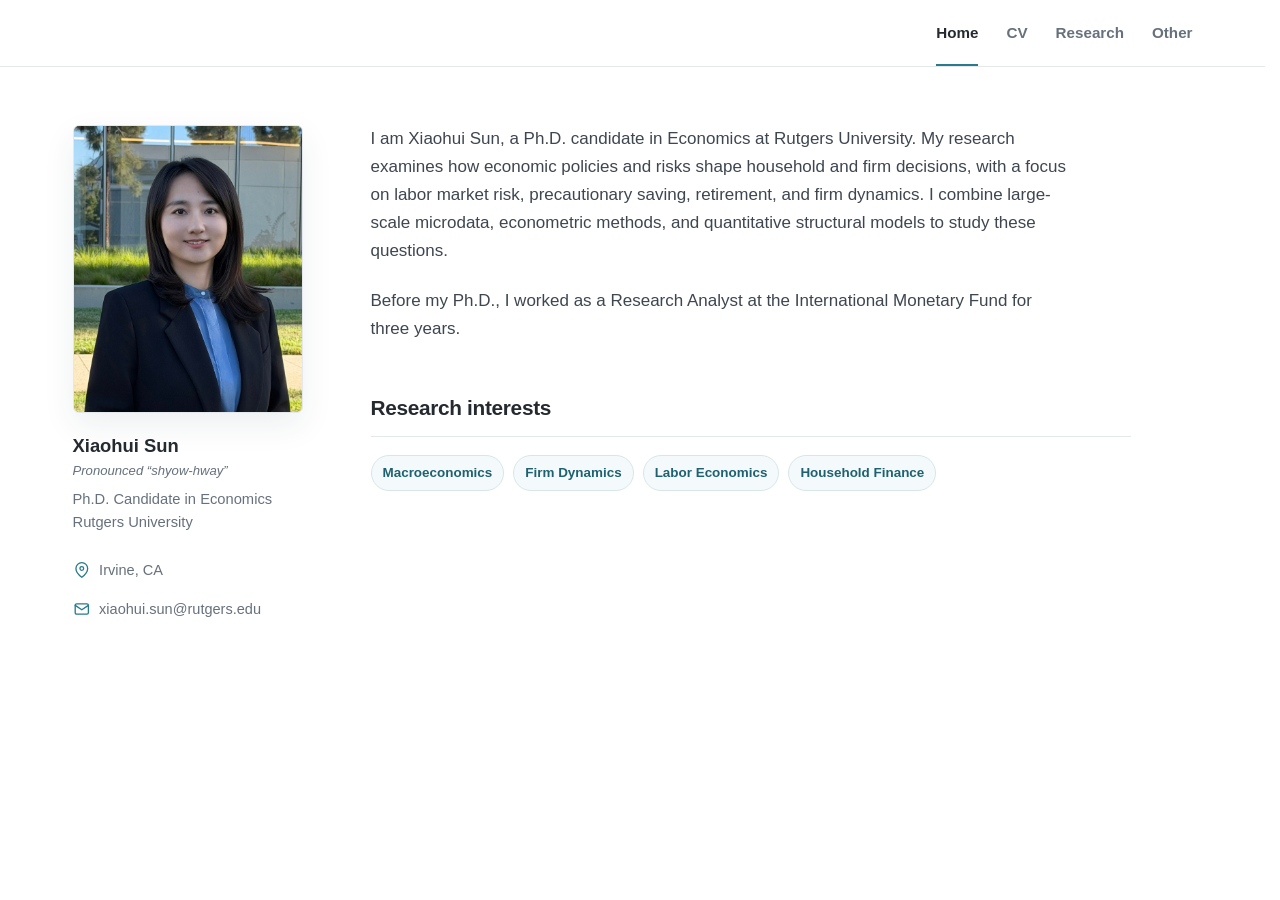
<file: index.html>
<!doctype html>
<html lang="en">
<head>
  <meta charset="utf-8">
  <meta name="viewport" content="width=device-width, initial-scale=1">
  <meta name="description" content="Xiaohui Sun, Ph.D. candidate in Economics at Rutgers University. Economist specializing in household and firm decisions, empirical and quantitative methods, and financial economics.">
  <title>Xiaohui Sun | PhD Candidate in Economics at Rutgers University</title>
  <link rel="stylesheet" href="styles.css?v=20260914-pronunciation">
</head>
<body>
  <header class="site-header">
    <div class="header-inner">
      <nav class="nav" aria-label="Main navigation">
        <a href="index.html" aria-current="page">Home</a>
        <a href="cv.html">CV</a>
        <a href="research.html">Research</a>
        <a href="other.html">Other</a>
      </nav>
    </div>
  </header>

  <main class="page-shell">
    <aside class="profile" aria-label="Profile">
      <div class="profile-photo"><img src="photo.jpg" alt="Xiaohui Sun" width="1425" height="1671"></div>
      <h2>Xiaohui Sun</h2>
      <p class="profile-pronunciation">Pronounced “shyow-hway”</p>
      <p class="profile-role">Ph.D. Candidate in Economics<br>Rutgers University</p>
      <ul class="profile-links">
        <li><span><svg class="icon" aria-hidden="true" width="18" height="18" viewBox="0 0 24 24" fill="none" stroke="currentColor" stroke-width="1.8" stroke-linecap="round" stroke-linejoin="round"><path d="M20 10c0 6-8 12-8 12S4 16 4 10a8 8 0 1 1 16 0Z"/><circle cx="12" cy="10" r="2.5"/></svg>Irvine, CA</span></li>
        <li><a href="mailto:xiaohui.sun@rutgers.edu"><svg class="icon" aria-hidden="true" width="18" height="18" viewBox="0 0 24 24" fill="none" stroke="currentColor" stroke-width="1.8" stroke-linecap="round" stroke-linejoin="round"><rect x="3" y="5" width="18" height="14" rx="2"/><path d="m3 7 9 6 9-6"/></svg>xiaohui.sun@rutgers.edu</a></li>
      </ul>
    </aside>

    <article class="content home-content">
      <p class="lead">
        I am Xiaohui Sun, a Ph.D. candidate in Economics at Rutgers University. My research examines how economic policies and risks shape household and firm decisions, with a focus on labor market risk, precautionary saving, retirement, and firm dynamics. I combine large-scale microdata, econometric methods, and quantitative structural models to study these questions.
      </p>
      <p class="lead">
        Before my Ph.D., I worked as a Research Analyst at the International Monetary Fund for three years.
      </p>

      <section class="section" aria-labelledby="interests-heading">
        <h2 id="interests-heading">Research interests</h2>
        <ul class="tags">
          <li class="tag">Macroeconomics</li>
          <li class="tag">Firm Dynamics</li>
          <li class="tag">Labor Economics</li>
          <li class="tag">Household Finance</li>
        </ul>
      </section>

    </article>
  </main>

</body>
</html>
</file>
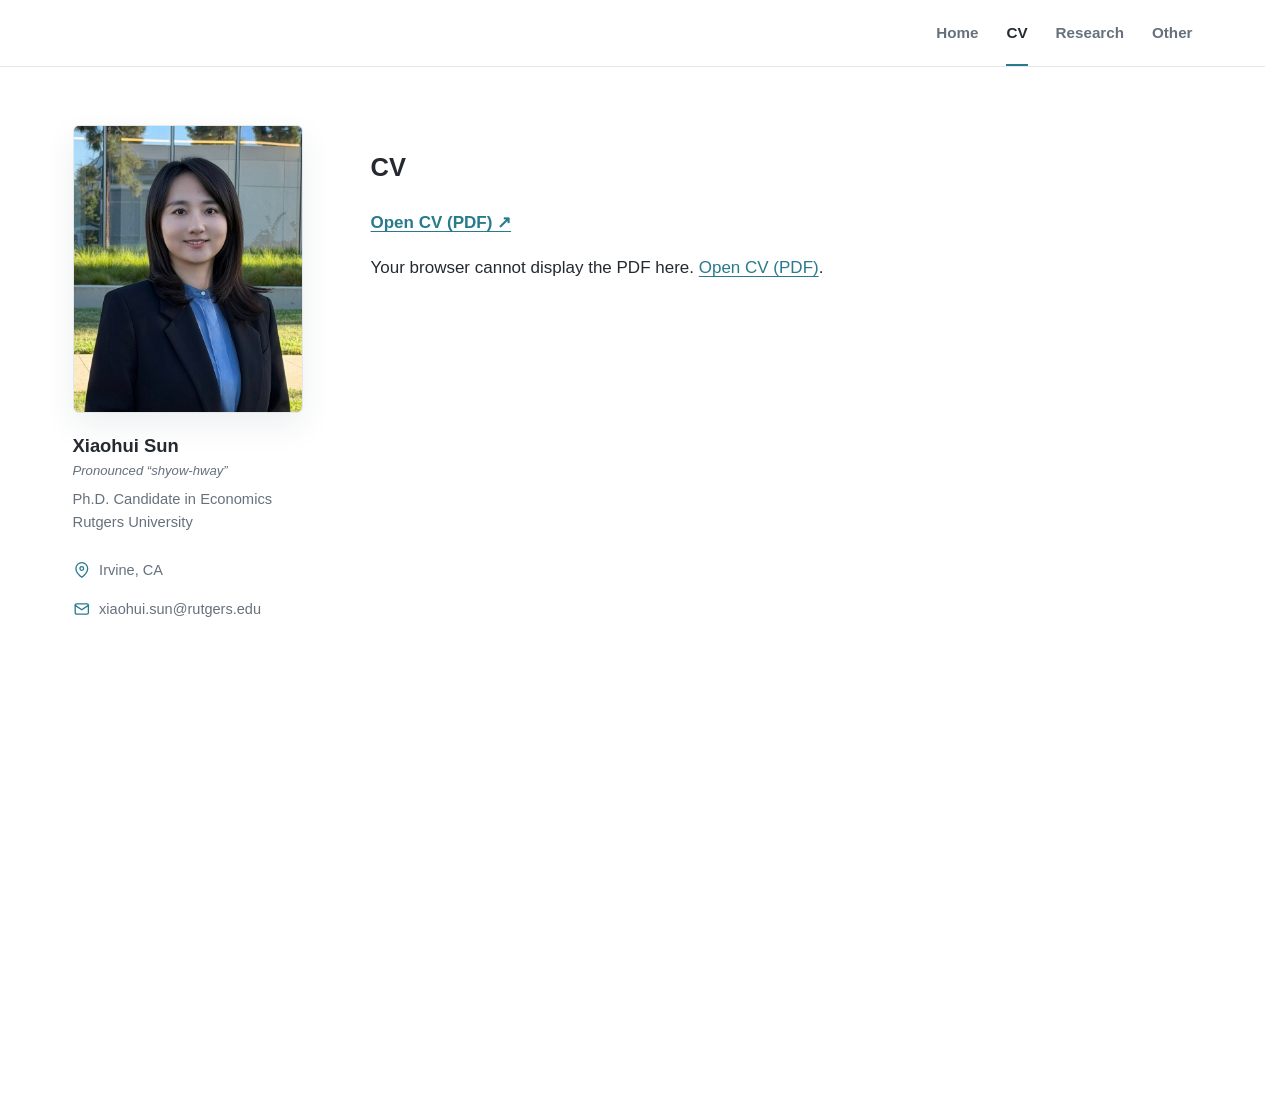
<file: cv.html>
<!doctype html>
<html lang="en">
<head>
  <meta charset="utf-8">
  <meta name="viewport" content="width=device-width, initial-scale=1">
  <meta name="description" content="Curriculum vitae of Xiaohui Sun.">
  <title>CV | Xiaohui Sun</title>
  <link rel="stylesheet" href="styles.css?v=20260914-pronunciation">
</head>
<body>
  <header class="site-header">
    <div class="header-inner">
      <nav class="nav" aria-label="Main navigation">
        <a href="index.html">Home</a>
        <a href="cv.html" aria-current="page">CV</a>
        <a href="research.html">Research</a>
        <a href="other.html">Other</a>
      </nav>
    </div>
  </header>

  <main class="page-shell">
    <aside class="profile" aria-label="Profile">
      <div class="profile-photo"><img src="photo.jpg" alt="Xiaohui Sun" width="1425" height="1671"></div>
      <h2>Xiaohui Sun</h2>
      <p class="profile-pronunciation">Pronounced “shyow-hway”</p>
      <p class="profile-role">Ph.D. Candidate in Economics<br>Rutgers University</p>
      <ul class="profile-links">
        <li><span><svg class="icon" aria-hidden="true" width="18" height="18" viewBox="0 0 24 24" fill="none" stroke="currentColor" stroke-width="1.8" stroke-linecap="round" stroke-linejoin="round"><path d="M20 10c0 6-8 12-8 12S4 16 4 10a8 8 0 1 1 16 0Z"/><circle cx="12" cy="10" r="2.5"/></svg>Irvine, CA</span></li>
        <li><a href="mailto:xiaohui.sun@rutgers.edu"><svg class="icon" aria-hidden="true" width="18" height="18" viewBox="0 0 24 24" fill="none" stroke="currentColor" stroke-width="1.8" stroke-linecap="round" stroke-linejoin="round"><rect x="3" y="5" width="18" height="14" rx="2"/><path d="m3 7 9 6 9-6"/></svg>xiaohui.sun@rutgers.edu</a></li>
      </ul>
    </aside>

    <article class="content">
      <h2>CV</h2>
      <p><a href="cv.pdf?v=20261013"><strong>Open CV (PDF) ↗</strong></a></p>
      <object data="cv.pdf?v=20261013" type="application/pdf" aria-label="Xiaohui Sun’s CV" style="display: block; width: 100%; height: 85vh; min-height: 600px;">
        <p>Your browser cannot display the PDF here. <a href="cv.pdf?v=20261013">Open CV (PDF)</a>.</p>
      </object>
    </article>
  </main>

</body>
</html>
</file>
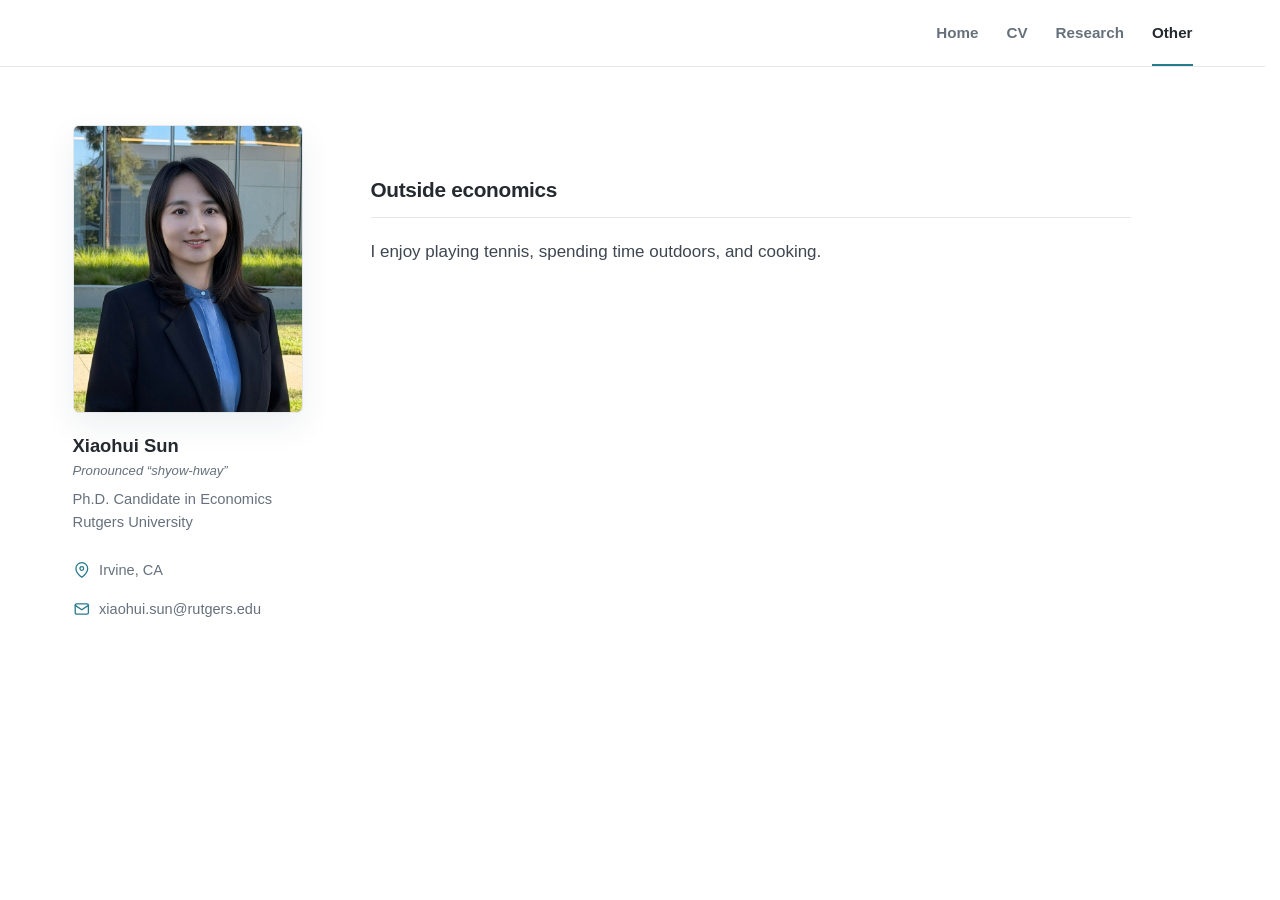
<file: other.html>
<!doctype html>
<html lang="en">
<head>
  <meta charset="utf-8">
  <meta name="viewport" content="width=device-width, initial-scale=1">
  <meta name="description" content="Other interests and activities of Xiaohui Sun.">
  <title>Other | Xiaohui Sun</title>
  <link rel="stylesheet" href="styles.css?v=20260914-pronunciation">
</head>
<body>
  <header class="site-header">
    <div class="header-inner">
      <nav class="nav" aria-label="Main navigation">
        <a href="index.html">Home</a>
        <a href="cv.html">CV</a>
        <a href="research.html">Research</a>
        <a href="other.html" aria-current="page">Other</a>
      </nav>
    </div>
  </header>

  <main class="page-shell">
    <aside class="profile" aria-label="Profile">
      <div class="profile-photo"><img src="photo.jpg" alt="Xiaohui Sun" width="1425" height="1671"></div>
      <h2>Xiaohui Sun</h2>
      <p class="profile-pronunciation">Pronounced “shyow-hway”</p>
      <p class="profile-role">Ph.D. Candidate in Economics<br>Rutgers University</p>
      <ul class="profile-links">
        <li><span><svg class="icon" aria-hidden="true" width="18" height="18" viewBox="0 0 24 24" fill="none" stroke="currentColor" stroke-width="1.8" stroke-linecap="round" stroke-linejoin="round"><path d="M20 10c0 6-8 12-8 12S4 16 4 10a8 8 0 1 1 16 0Z"/><circle cx="12" cy="10" r="2.5"/></svg>Irvine, CA</span></li>
        <li><a href="mailto:xiaohui.sun@rutgers.edu"><svg class="icon" aria-hidden="true" width="18" height="18" viewBox="0 0 24 24" fill="none" stroke="currentColor" stroke-width="1.8" stroke-linecap="round" stroke-linejoin="round"><rect x="3" y="5" width="18" height="14" rx="2"/><path d="m3 7 9 6 9-6"/></svg>xiaohui.sun@rutgers.edu</a></li>
      </ul>
    </aside>

    <article class="content">

      <section class="section outside-interests" aria-labelledby="interests-heading">
        <h2 id="interests-heading">Outside economics</h2>
        <p>I enjoy playing tennis, spending time outdoors, and cooking.</p>
      </section>
    </article>
  </main>

</body>
</html>
</file>
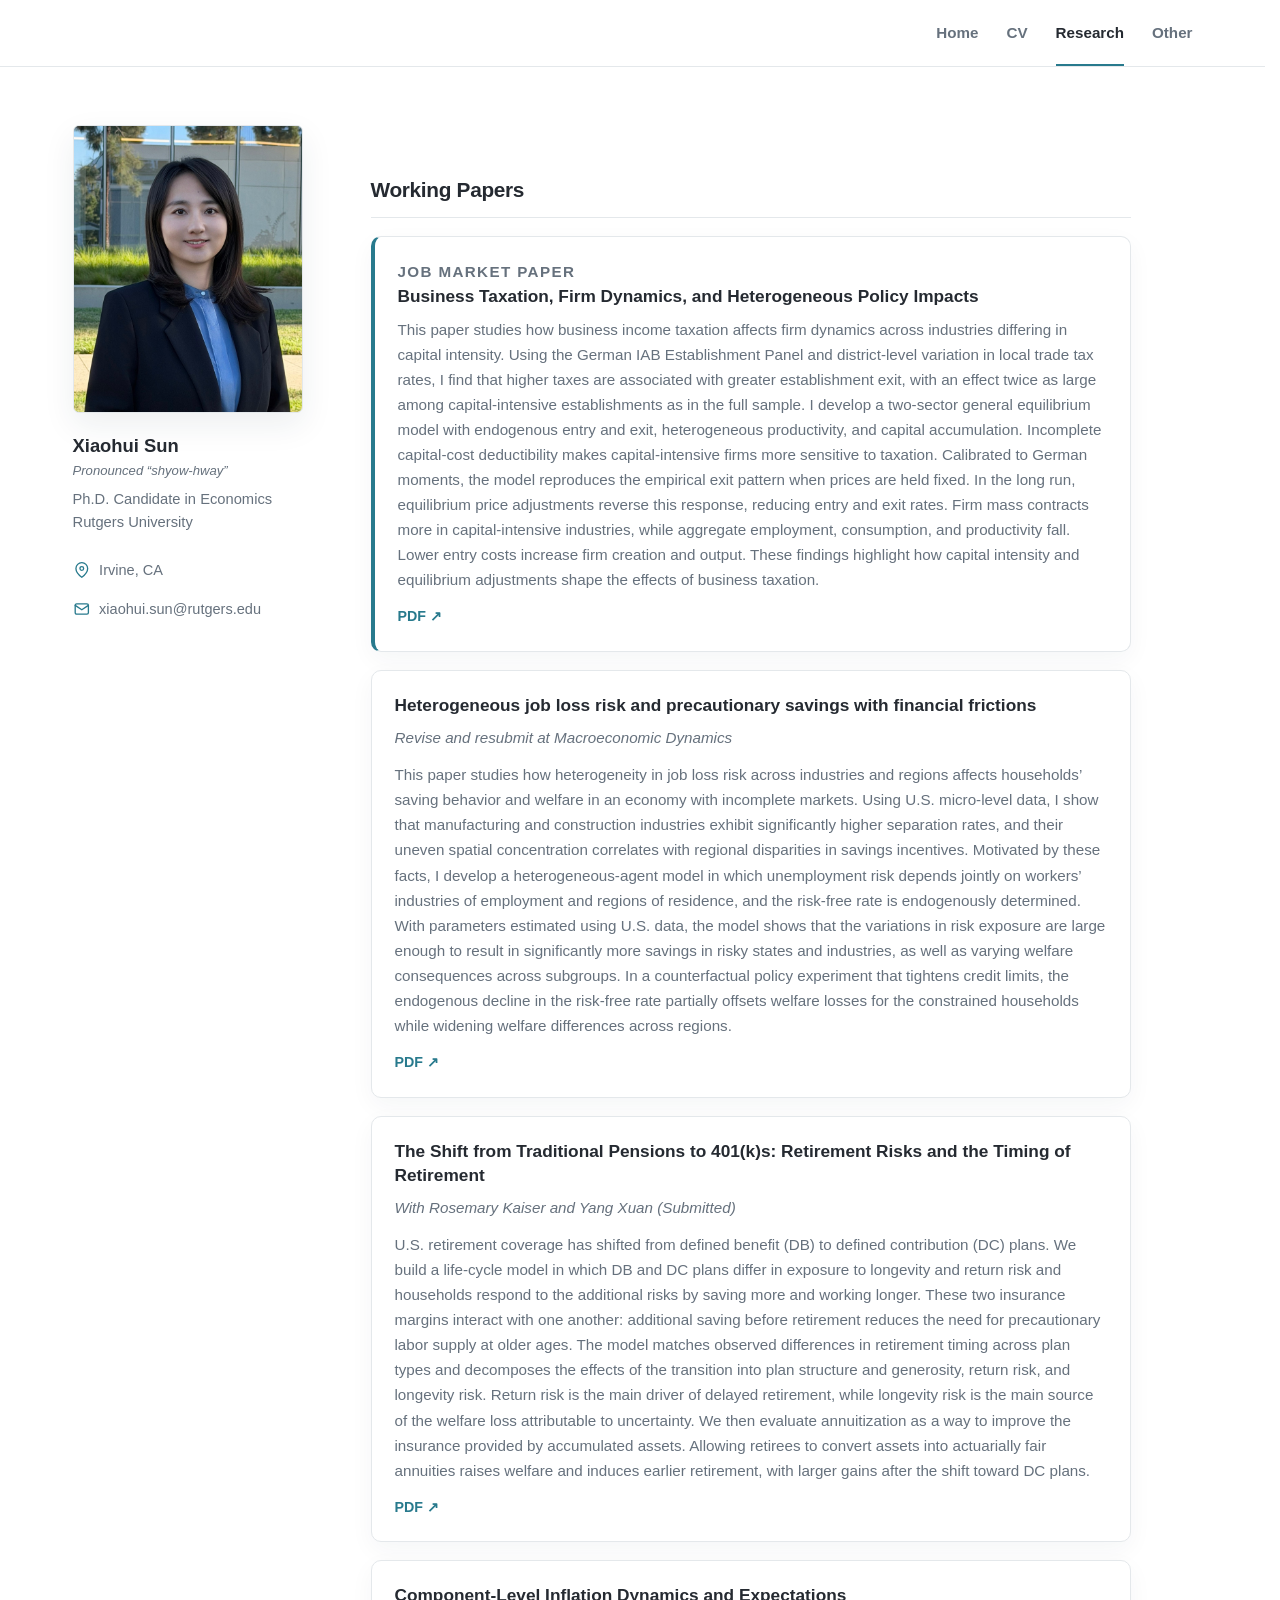
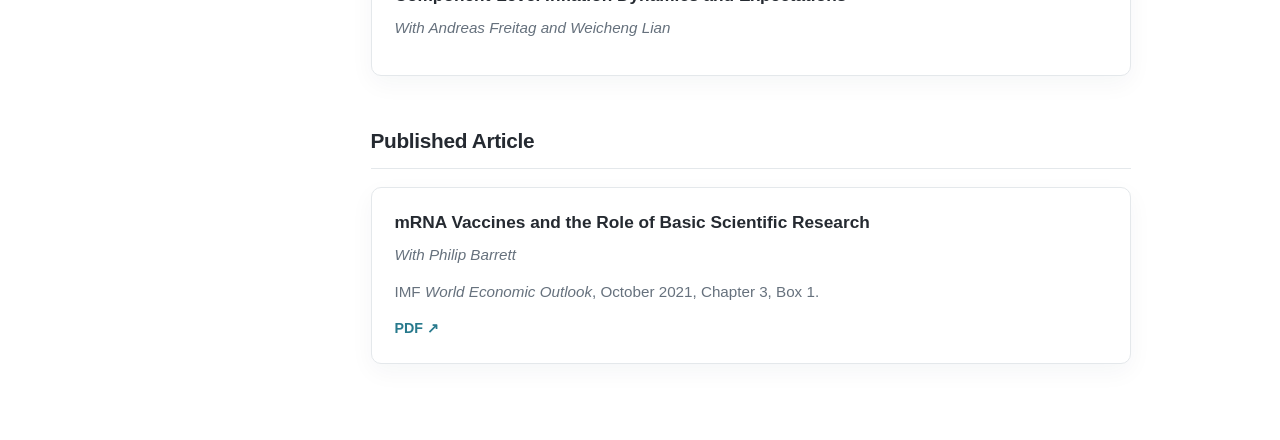
<file: research.html>
<!doctype html>
<html lang="en">
<head>
  <meta charset="utf-8">
  <meta name="viewport" content="width=device-width, initial-scale=1">
  <meta name="description" content="Research by Xiaohui Sun.">
  <title>Research | Xiaohui Sun</title>
  <link rel="stylesheet" href="styles.css?v=20260914-pronunciation">
</head>
<body>
  <header class="site-header">
    <div class="header-inner">
      <nav class="nav" aria-label="Main navigation">
        <a href="index.html">Home</a>
        <a href="cv.html">CV</a>
        <a href="research.html" aria-current="page">Research</a>
        <a href="other.html">Other</a>
      </nav>
    </div>
  </header>

  <main class="page-shell">
    <aside class="profile" aria-label="Profile">
      <div class="profile-photo"><img src="photo.jpg" alt="Xiaohui Sun" width="1425" height="1671"></div>
      <h2>Xiaohui Sun</h2>
      <p class="profile-pronunciation">Pronounced “shyow-hway”</p>
      <p class="profile-role">Ph.D. Candidate in Economics<br>Rutgers University</p>
      <ul class="profile-links">
        <li><span><svg class="icon" aria-hidden="true" width="18" height="18" viewBox="0 0 24 24" fill="none" stroke="currentColor" stroke-width="1.8" stroke-linecap="round" stroke-linejoin="round"><path d="M20 10c0 6-8 12-8 12S4 16 4 10a8 8 0 1 1 16 0Z"/><circle cx="12" cy="10" r="2.5"/></svg>Irvine, CA</span></li>
        <li><a href="mailto:xiaohui.sun@rutgers.edu"><svg class="icon" aria-hidden="true" width="18" height="18" viewBox="0 0 24 24" fill="none" stroke="currentColor" stroke-width="1.8" stroke-linecap="round" stroke-linejoin="round"><rect x="3" y="5" width="18" height="14" rx="2"/><path d="m3 7 9 6 9-6"/></svg>xiaohui.sun@rutgers.edu</a></li>
      </ul>
    </aside>

    <article class="content">

      <section class="section" aria-labelledby="papers-heading">
        <h2 id="papers-heading">Working Papers</h2>
        <div class="paper-list">
          <article class="paper featured">
            <p class="eyebrow">Job market paper</p>
            <h3>Business Taxation, Firm Dynamics, and Heterogeneous Policy Impacts</h3>
            <p>This paper studies how business income taxation affects firm dynamics across industries differing in capital intensity. Using the German IAB Establishment Panel and district-level variation in local trade tax rates, I find that higher taxes are associated with greater establishment exit, with an effect twice as large among capital-intensive establishments as in the full sample. I develop a two-sector general equilibrium model with endogenous entry and exit, heterogeneous productivity, and capital accumulation. Incomplete capital-cost deductibility makes capital-intensive firms more sensitive to taxation. Calibrated to German moments, the model reproduces the empirical exit pattern when prices are held fixed. In the long run, equilibrium price adjustments reverse this response, reducing entry and exit rates. Firm mass contracts more in capital-intensive industries, while aggregate employment, consumption, and productivity fall. Lower entry costs increase firm creation and output. These findings highlight how capital intensity and equilibrium adjustments shape the effects of business taxation.</p>
            <div class="paper-links">
              <a href="papers/JMP_XSun.pdf" target="_blank" rel="noopener">PDF ↗</a>
            </div>
          </article>

          <article class="paper">
            <h3>Heterogeneous job loss risk and precautionary savings with financial frictions</h3>
            <p class="paper-authors">Revise and resubmit at <em>Macroeconomic Dynamics</em></p>
            <p>This paper studies how heterogeneity in job loss risk across industries and regions affects households’ saving behavior and welfare in an economy with incomplete markets. Using U.S. micro-level data, I show that manufacturing and construction industries exhibit significantly higher separation rates, and their uneven spatial concentration correlates with regional disparities in savings incentives. Motivated by these facts, I develop a heterogeneous-agent model in which unemployment risk depends jointly on workers’ industries of employment and regions of residence, and the risk-free rate is endogenously determined. With parameters estimated using U.S. data, the model shows that the variations in risk exposure are large enough to result in significantly more savings in risky states and industries, as well as varying welfare consequences across subgroups. In a counterfactual policy experiment that tightens credit limits, the endogenous decline in the risk-free rate partially offsets welfare losses for the constrained households while widening welfare differences across regions.</p>
            <div class="paper-links">
              <a href="papers/Sun_JobLossRisk.pdf" target="_blank" rel="noopener">PDF ↗</a>
            </div>
          </article>

          <article class="paper">
            <h3>The Shift from Traditional Pensions to 401(k)s: Retirement Risks and the Timing of Retirement</h3>
            <p class="paper-authors">With Rosemary Kaiser and Yang Xuan (Submitted)</p>
            <p>U.S. retirement coverage has shifted from defined benefit (DB) to defined contribution (DC) plans. We build a life-cycle model in which DB and DC plans differ in exposure to longevity and return risk and households respond to the additional risks by saving more and working longer. These two insurance margins interact with one another: additional saving before retirement reduces the need for precautionary labor supply at older ages. The model matches observed differences in retirement timing across plan types and decomposes the effects of the transition into plan structure and generosity, return risk, and longevity risk. Return risk is the main driver of delayed retirement, while longevity risk is the main source of the welfare loss attributable to uncertainty. We then evaluate annuitization as a way to improve the insurance provided by accumulated assets. Allowing retirees to convert assets into actuarially fair annuities raises welfare and induces earlier retirement, with larger gains after the shift toward DC plans.</p>
            <div class="paper-links">
              <a href="papers/DC_DB_Paper.pdf" target="_blank" rel="noopener">PDF ↗</a>
            </div>
          </article>



          <article class="paper">
            <h3>Component-Level Inflation Dynamics and Expectations</h3>
            <p class="paper-authors">With Andreas Freitag and Weicheng Lian</p>
          </article>
        </div>
      </section>
      <section class="section" aria-labelledby="published-heading">
        <h2 id="published-heading">Published Article</h2>
        <div class="paper-list">
          <article class="paper">
            <h3>mRNA Vaccines and the Role of Basic Scientific Research</h3>
            <p class="paper-authors">With Philip Barrett</p>
            <p>IMF <em>World Economic Outlook</em>, October 2021, Chapter 3, Box 1.</p>
            <div class="paper-links">
              <a href="https://www.imf.org/-/media/files/publications/weo/2021/october/english/ch3.pdf" target="_blank" rel="noopener">PDF ↗</a>
            </div>
          </article>
        </div>
      </section>
    </article>
  </main>

</body>
</html>
</file>
<file: styles.css>
:root {
  --background: #ffffff;
  --surface: #f7f9fa;
  --text: #252a31;
  --muted: #66717d;
  --accent: #287a8d;
  --accent-dark: #1f6170;
  --border: #e4e8eb;
  --shadow: 0 12px 32px rgba(31, 45, 61, 0.08);
}

* {
  box-sizing: border-box;
}

html {
  scroll-behavior: smooth;
  overflow-y: scroll;
  scrollbar-gutter: stable;
}

body {
  margin: 0;
  color: var(--text);
  background: var(--background);
  font-family: -apple-system, BlinkMacSystemFont, "Segoe UI", Roboto, Helvetica, Arial, sans-serif;
  font-size: 17px;
  line-height: 1.65;
}

a {
  color: var(--accent);
  text-decoration-thickness: 1px;
  text-underline-offset: 3px;
}

a:hover,
a:focus-visible {
  color: var(--accent-dark);
}

.site-header {
  position: sticky;
  top: 0;
  z-index: 10;
  border-bottom: 1px solid var(--border);
  background: rgba(255, 255, 255, 0.96);
  backdrop-filter: blur(10px);
}

.header-inner {
  width: min(1120px, calc(100% - 40px));
  min-height: 66px;
  margin: 0 auto;
  display: flex;
  align-items: center;
  justify-content: flex-end;
  gap: 24px;
}

.brand {
  color: var(--text);
  font-size: 1.02rem;
  font-weight: 750;
  letter-spacing: -0.01em;
  text-decoration: none;
}

.nav {
  display: flex;
  align-items: center;
  gap: 28px;
}

.nav a {
  padding: 20px 0 18px;
  border-bottom: 2px solid transparent;
  color: var(--muted);
  font-size: 0.95rem;
  font-weight: 600;
  text-decoration: none;
}

.nav a:hover,
.nav a:focus-visible,
.nav a[aria-current="page"] {
  border-bottom-color: var(--accent);
  color: var(--text);
}

.page-shell {
  width: min(1120px, calc(100% - 40px));
  margin: 0 auto;
  padding: 58px 0 76px;
  display: grid;
  grid-template-columns: 230px minmax(0, 1fr);
  gap: 68px;
}

.profile {
  align-self: start;
}

.profile-photo {
  width: 100%;
  aspect-ratio: 4 / 5;
  display: grid;
  place-items: center;
  border: 1px solid var(--border);
  border-radius: 6px;
  background:
    linear-gradient(145deg, rgba(40, 122, 141, 0.17), rgba(40, 122, 141, 0.04)),
    var(--surface);
  color: var(--accent-dark);
  font-size: 3.5rem;
  font-weight: 750;
  letter-spacing: -0.06em;
  box-shadow: var(--shadow);
  overflow: hidden;
}

.profile-photo img {
  width: 100%;
  height: 100%;
  object-fit: cover;
}

.profile h2 {
  margin: 21px 0 4px;
  font-size: 1.15rem;
  line-height: 1.25;
}

.profile-pronunciation {
  margin: 0 0 8px;
  color: var(--muted);
  font-size: 0.82rem;
  font-style: italic;
  line-height: 1.5;
}

.profile-role {
  margin: 0;
  color: var(--muted);
  font-size: 0.92rem;
  line-height: 1.55;
}

.profile-links {
  display: grid;
  gap: 9px;
  margin: 24px 0 0;
  padding: 0;
  list-style: none;
}

.profile-links a,
.profile-links span {
  display: inline-flex;
  align-items: center;
  gap: 9px;
  color: var(--muted);
  font-size: 0.91rem;
  text-decoration: none;
}

.profile-links a:hover,
.profile-links a:focus-visible {
  color: var(--accent);
}

.icon {
  width: 1.1rem;
  color: var(--accent);
  font-weight: 750;
  text-align: center;
}

.content {
  max-width: 760px;
}

.content h1 {
  margin: -7px 0 16px;
  font-size: clamp(2.25rem, 5vw, 3.4rem);
  line-height: 1.08;
  letter-spacing: -0.045em;
}

.lead {
  max-width: 700px;
  margin: 0;
  color: #3e4650;
  font-size: 1.12rem;
  line-height: 1.72;
}

.lead + .lead {
  margin-top: 18px;
}

.home-content .lead {
  font-size: 1.0625rem;
  line-height: 1.65;
}

.home-content .lead + .lead {
  margin-top: 22px;
}

.section {
  margin-top: 48px;
}

.section h2 {
  margin: 0 0 18px;
  padding-bottom: 10px;
  border-bottom: 1px solid var(--border);
  font-size: 1.3rem;
  letter-spacing: -0.015em;
}

.outside-interests h2 {
  margin-bottom: 20px;
}

.outside-interests > p {
  margin: 0;
  color: #3e4650;
  font-size: 1.0625rem;
  line-height: 1.65;
}

.tags {
  display: flex;
  flex-wrap: wrap;
  gap: 9px;
  margin: 0;
  padding: 0;
  list-style: none;
}

.tag {
  padding: 6px 11px;
  border: 1px solid #d8e6ea;
  border-radius: 999px;
  background: #f4fafb;
  color: var(--accent-dark);
  font-size: 0.84rem;
  font-weight: 650;
}

.paper-list {
  display: grid;
  gap: 18px;
}

.paper {
  padding: 22px 23px;
  border: 1px solid var(--border);
  border-radius: 10px;
  background: var(--background);
  box-shadow: 0 8px 24px rgba(31, 45, 61, 0.045);
}

.paper.featured {
  border-left: 4px solid var(--accent);
}

.eyebrow {
  margin: 0 0 7px;
  color: var(--accent);
  font-size: 0.76rem;
  font-weight: 800;
  letter-spacing: 0.09em;
  text-transform: uppercase;
}

.paper h3 {
  margin: 0 0 8px;
  font-size: 1.08rem;
  line-height: 1.4;
}

.paper p {
  margin: 0;
  color: var(--muted);
  font-size: 0.95rem;
}

.paper .paper-authors {
  margin-bottom: 12px;
  font-style: italic;
}

.paper-links {
  display: flex;
  flex-wrap: wrap;
  gap: 16px;
  margin-top: 13px;
}

.paper-links a,
.paper-links .paper-link-label {
  color: var(--accent);
  font-size: 0.89rem;
  font-weight: 700;
  text-decoration: none;
}

.note-card {
  padding: 24px;
  border-radius: 10px;
  background: var(--surface);
}

.note-card h2,
.note-card h3 {
  margin-top: 0;
}

.note-card p:last-child {
  margin-bottom: 0;
}

.cv-preview {
  display: grid;
  gap: 20px;
  margin-top: 24px;
}

.cv-preview img {
  display: block;
  width: 100%;
  height: auto;
  border: 1px solid var(--border);
}

.site-footer {
  border-top: 1px solid var(--border);
  color: var(--muted);
  font-size: 0.82rem;
}

.footer-inner {
  width: min(1120px, calc(100% - 40px));
  margin: 0 auto;
  padding: 24px 0;
}

@media (max-width: 760px) {
  .header-inner {
    width: min(100% - 28px, 1120px);
    min-height: 60px;
  }

  .nav {
    gap: 16px;
  }

  .nav a {
    padding: 17px 0 15px;
    font-size: 0.88rem;
  }

  .page-shell {
    width: min(100% - 34px, 1120px);
    padding-top: 36px;
    grid-template-columns: 1fr;
    gap: 42px;
  }

  .profile {
    display: grid;
    grid-template-columns: 112px 1fr;
    column-gap: 20px;
    align-items: start;
  }

  .profile-photo {
    grid-row: 1 / span 4;
    font-size: 2.3rem;
  }

  .profile h2 {
    margin-top: 0;
  }

  .profile-links {
    margin-top: 13px;
  }

  .content h1 {
    font-size: 2.35rem;
  }
}

@media (max-width: 480px) {
  .header-inner {
    align-items: flex-start;
    padding: 13px 0 8px;
    flex-direction: column;
    gap: 2px;
  }

  .nav {
    width: 100%;
    justify-content: space-between;
  }

  .nav a {
    padding: 8px 0 9px;
  }

  .profile {
    grid-template-columns: 92px 1fr;
    column-gap: 16px;
  }

  .paper {
    padding: 19px;
  }
}
</file>
